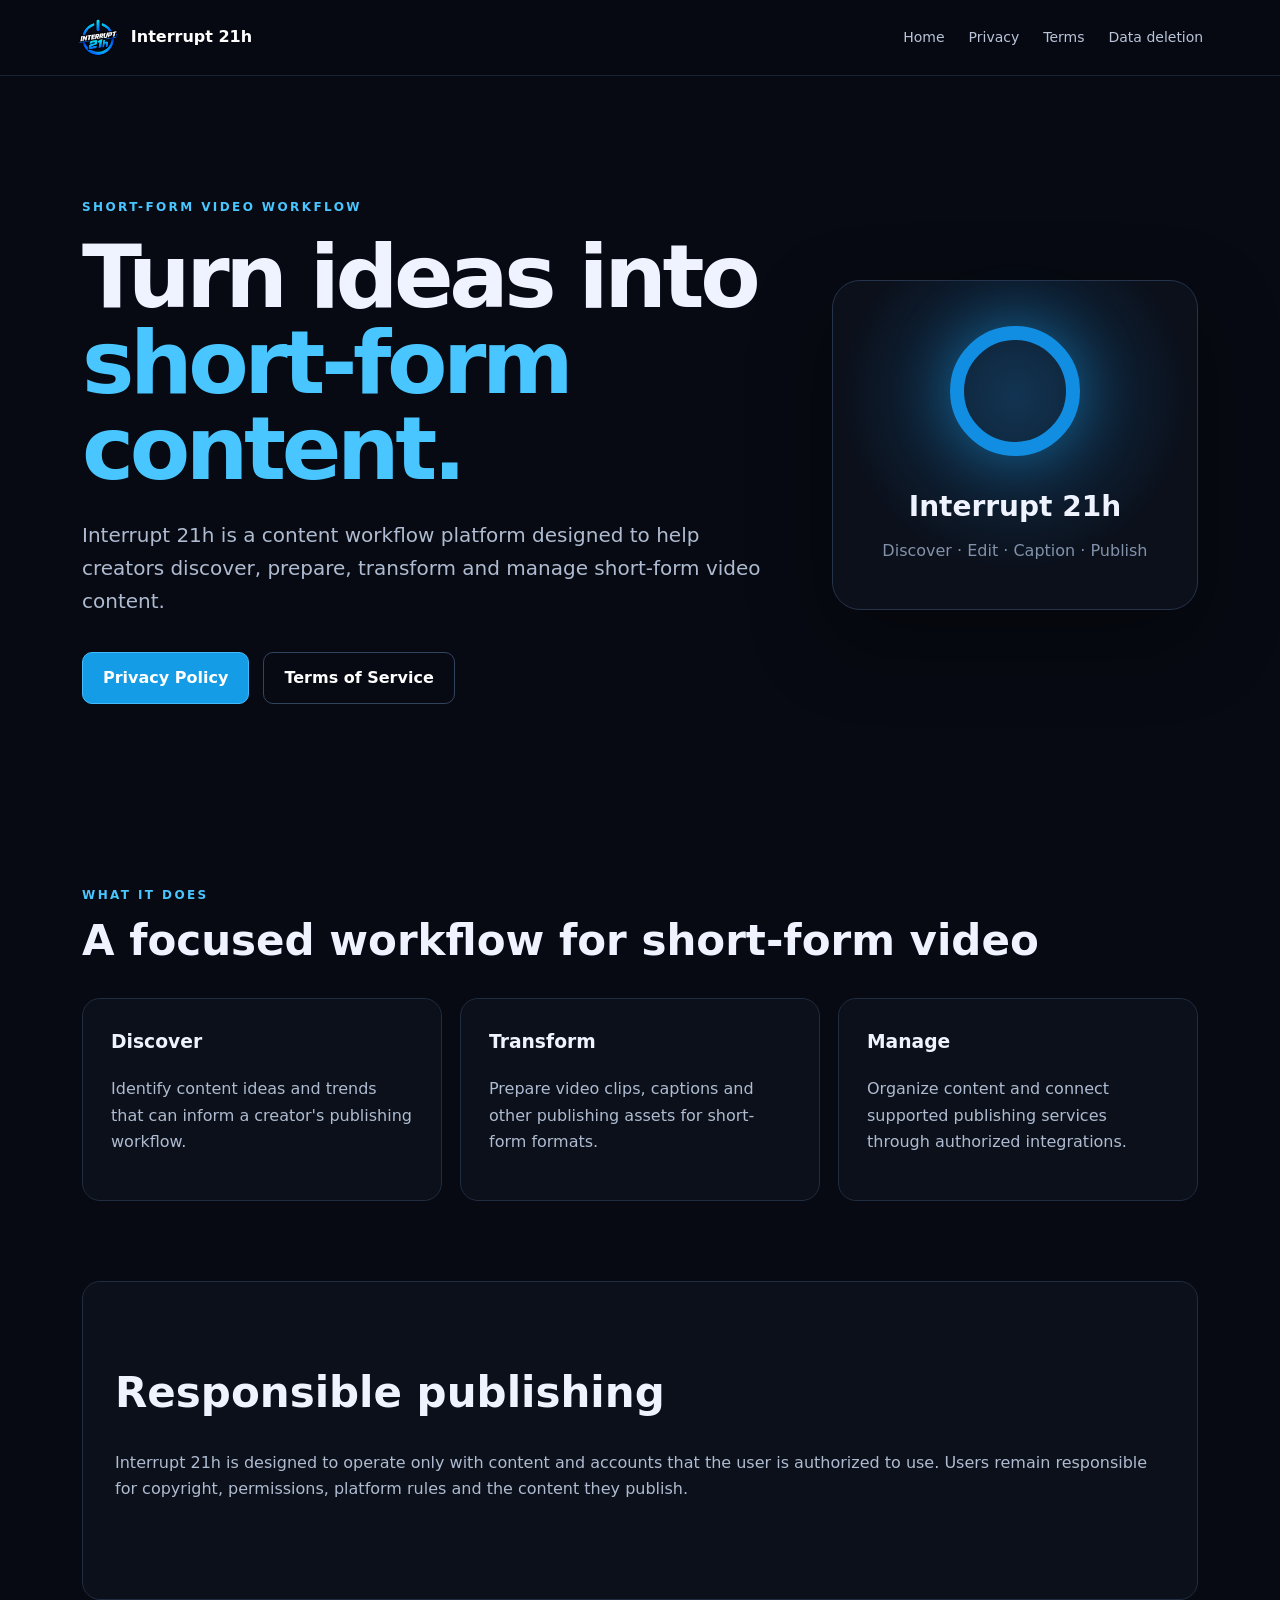
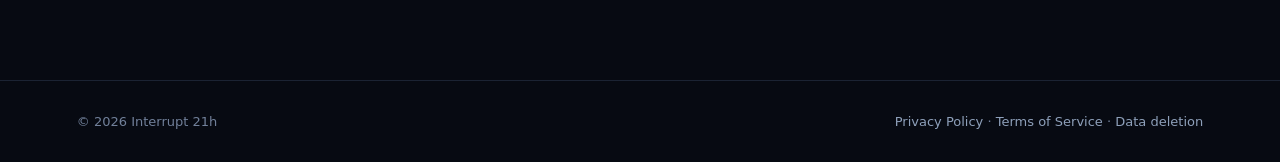
<file: index.html>
<!doctype html>
<html lang="en">
<head>
  <meta charset="utf-8">
  <meta name="viewport" content="width=device-width,initial-scale=1">
  <title>Interrupt 21h — Short-form video automation</title>
  <meta name="description" content="Interrupt 21h is a platform for discovering, transforming and managing short-form video content.">
  <link rel="stylesheet" href="/styles.css">
</head>
<body>
<header class="site-header">
  <a class="brand" href="/"><img src="/assets/logo.png" alt="Interrupt 21h logo"><span>Interrupt 21h</span></a>
  <nav><a href="/">Home</a><a href="/privacy.html">Privacy</a><a href="/terms.html">Terms</a><a href="/data-deletion.html">Data deletion</a></nav>
</header>
<main>
  <section class="hero">
    <div class="hero-copy">
      <p class="eyebrow">SHORT-FORM VIDEO WORKFLOW</p>
      <h1>Turn ideas into<br><span>short-form content.</span></h1>
      <p class="lead">Interrupt 21h is a content workflow platform designed to help creators discover, prepare, transform and manage short-form video content.</p>
      <div class="actions">
        <a class="button" href="/privacy.html">Privacy Policy</a>
        <a class="button secondary" href="/terms.html">Terms of Service</a>
      </div>
    </div>
    <div class="hero-card">
      <div class="pulse"></div>
      <div class="card-title">Interrupt 21h</div>
      <div class="card-text">Discover · Edit · Caption · Publish</div>
    </div>
  </section>

  <section class="section">
    <p class="eyebrow">WHAT IT DOES</p>
    <h2>A focused workflow for short-form video</h2>
    <div class="grid">
      <article><h3>Discover</h3><p>Identify content ideas and trends that can inform a creator's publishing workflow.</p></article>
      <article><h3>Transform</h3><p>Prepare video clips, captions and other publishing assets for short-form formats.</p></article>
      <article><h3>Manage</h3><p>Organize content and connect supported publishing services through authorized integrations.</p></article>
    </div>
  </section>

  <section class="section notice">
    <h2>Responsible publishing</h2>
    <p>Interrupt 21h is designed to operate only with content and accounts that the user is authorized to use. Users remain responsible for copyright, permissions, platform rules and the content they publish.</p>
  </section>
</main>
<footer>
  <div>© 2026 Interrupt 21h</div>
  <div><a href="/privacy.html">Privacy Policy</a> · <a href="/terms.html">Terms of Service</a> · <a href="/data-deletion.html">Data deletion</a></div>
</footer>
</body>
</html>
</file>
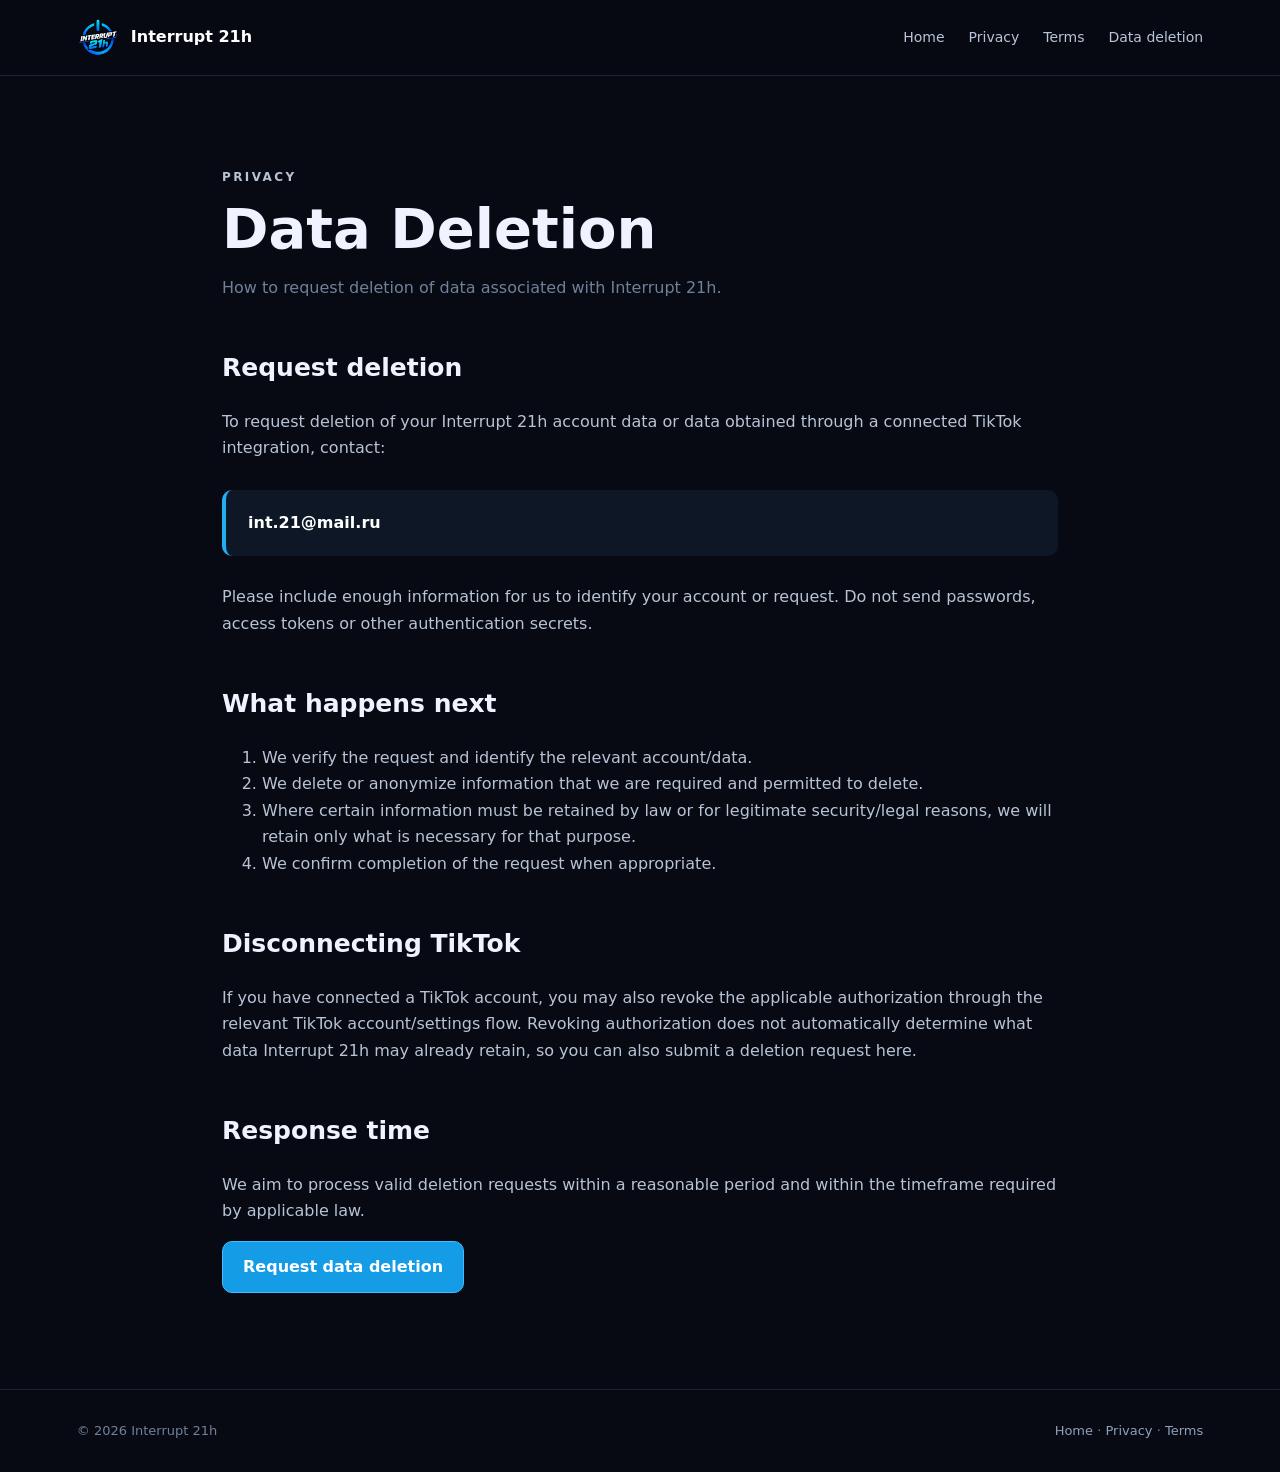
<file: data-deletion.html>
<!doctype html>
<html lang="en">
<head>
  <meta charset="utf-8"><meta name="viewport" content="width=device-width,initial-scale=1">
  <title>Data Deletion — Interrupt 21h</title><link rel="stylesheet" href="/styles.css">
</head>
<body>
<header class="site-header">
  <a class="brand" href="/"><img src="/assets/logo.png" alt="Interrupt 21h logo"><span>Interrupt 21h</span></a>
  <nav><a href="/">Home</a><a href="/privacy.html">Privacy</a><a href="/terms.html">Terms</a><a href="/data-deletion.html">Data deletion</a></nav>
</header>
<main class="legal">
  <p class="eyebrow">PRIVACY</p>
  <h1>Data Deletion</h1>
  <p class="muted">How to request deletion of data associated with Interrupt 21h.</p>

  <h2>Request deletion</h2>
  <p>To request deletion of your Interrupt 21h account data or data obtained through a connected TikTok integration, contact:</p>
  <div class="callout"><strong>int.21@mail.ru</strong></div>
  <p>Please include enough information for us to identify your account or request. Do not send passwords, access tokens or other authentication secrets.</p>

  <h2>What happens next</h2>
  <ol>
    <li>We verify the request and identify the relevant account/data.</li>
    <li>We delete or anonymize information that we are required and permitted to delete.</li>
    <li>Where certain information must be retained by law or for legitimate security/legal reasons, we will retain only what is necessary for that purpose.</li>
    <li>We confirm completion of the request when appropriate.</li>
  </ol>

  <h2>Disconnecting TikTok</h2>
  <p>If you have connected a TikTok account, you may also revoke the applicable authorization through the relevant TikTok account/settings flow. Revoking authorization does not automatically determine what data Interrupt 21h may already retain, so you can also submit a deletion request here.</p>

  <h2>Response time</h2>
  <p>We aim to process valid deletion requests within a reasonable period and within the timeframe required by applicable law.</p>

  <p><a class="button" href="mailto:int.21@mail.ru">Request data deletion</a></p>
</main>
<footer><div>© 2026 Interrupt 21h</div><div><a href="/">Home</a> · <a href="/privacy.html">Privacy</a> · <a href="/terms.html">Terms</a></div></footer>
</body>
</html>
</file>
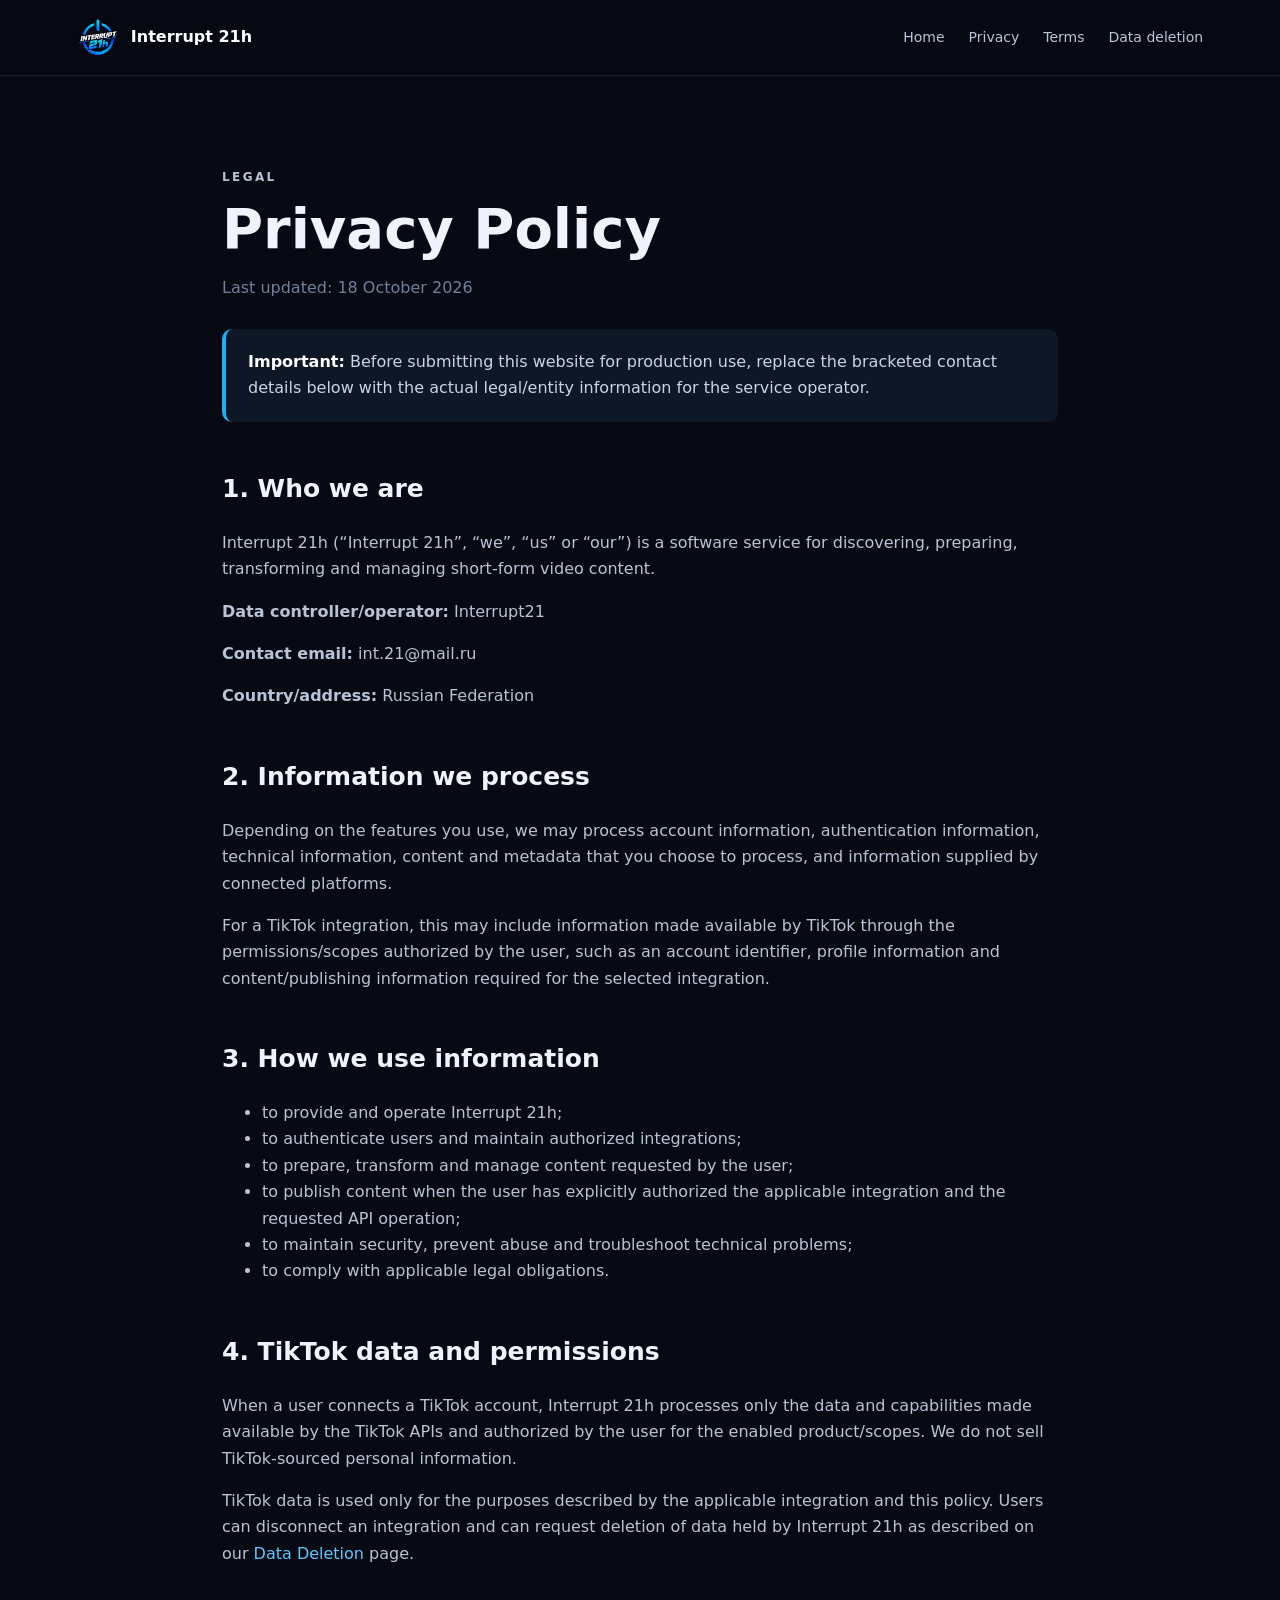
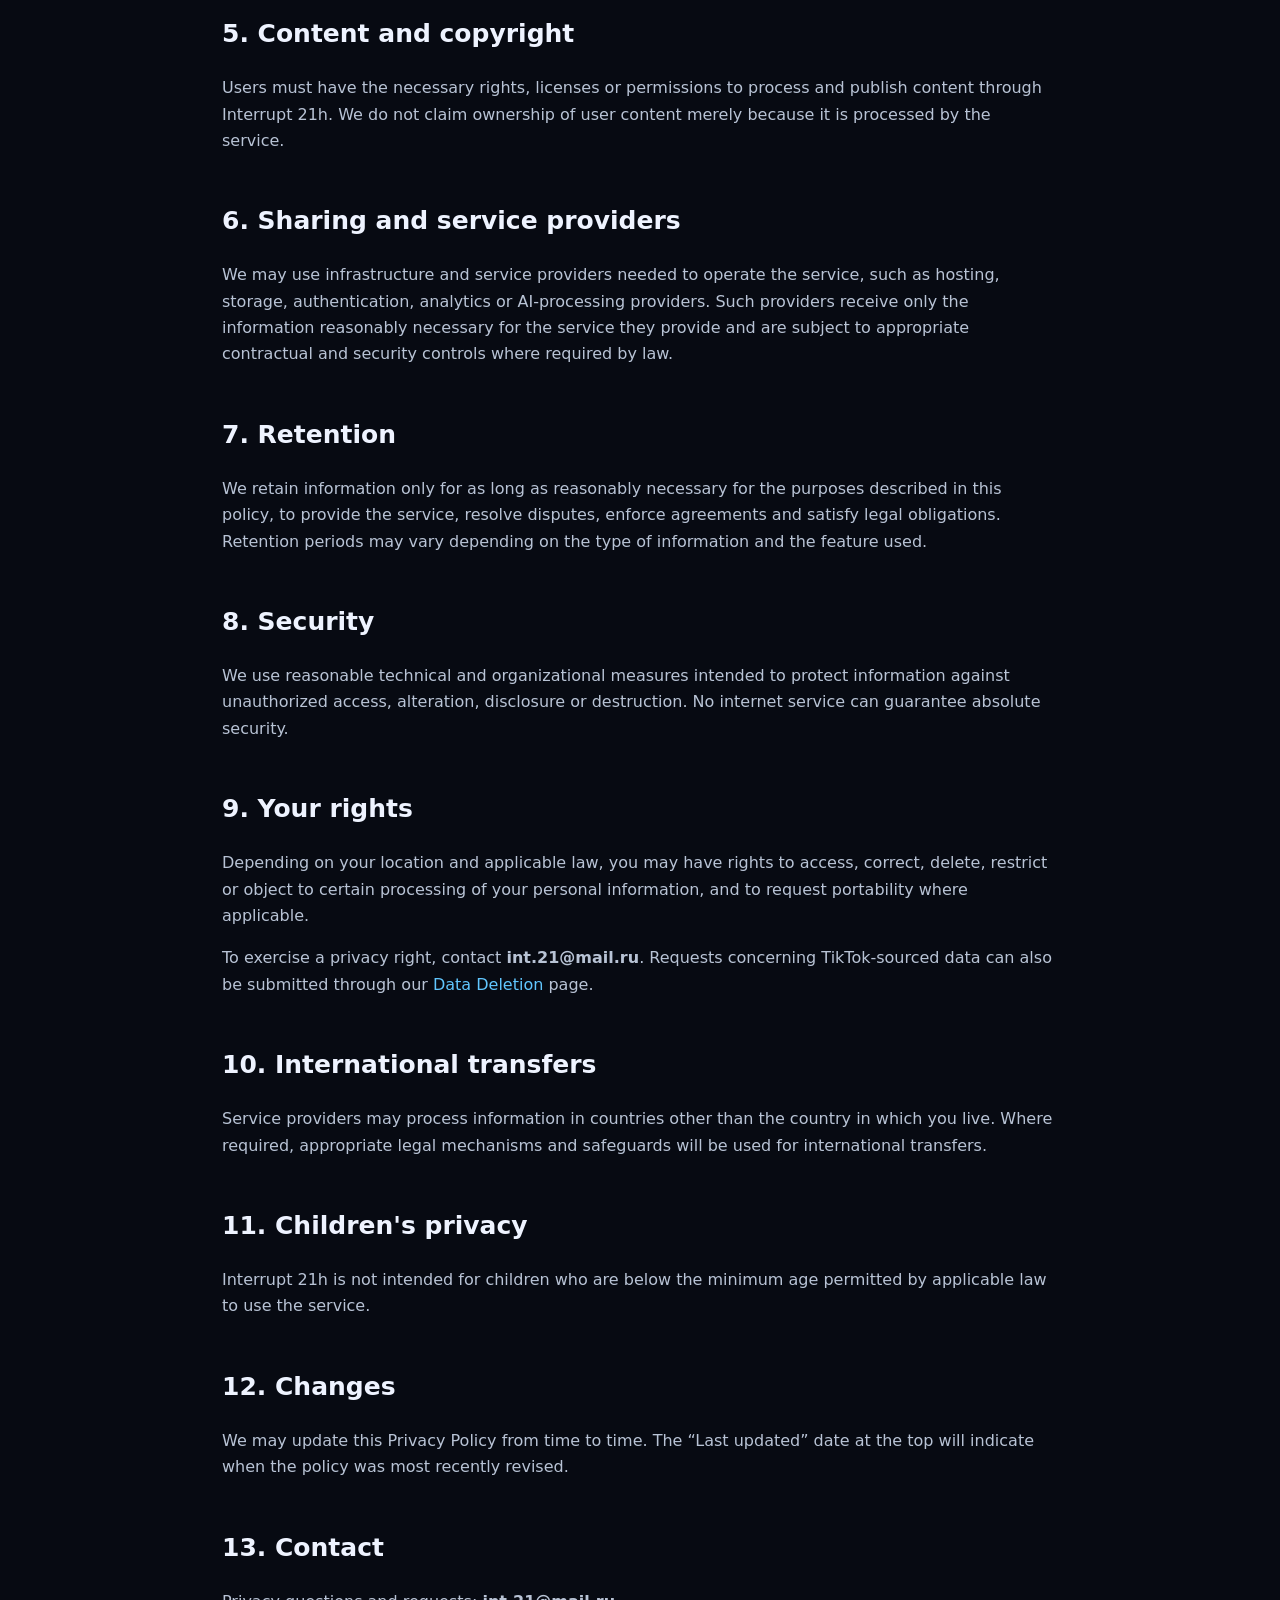
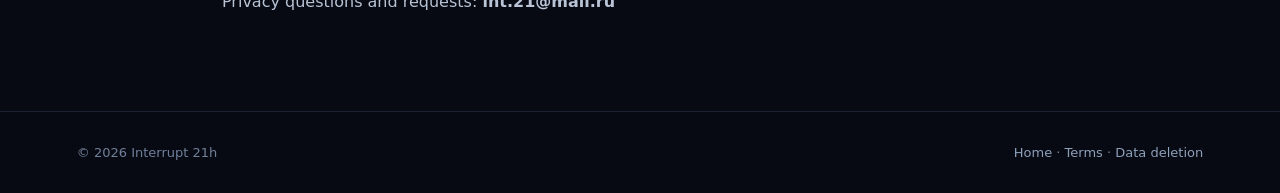
<file: privacy.html>
<!doctype html>
<html lang="en">
<head>
  <meta charset="utf-8"><meta name="viewport" content="width=device-width,initial-scale=1">
  <title>Privacy Policy — Interrupt 21h</title><link rel="stylesheet" href="/styles.css">
</head>
<body>
<header class="site-header">
  <a class="brand" href="/"><img src="/assets/logo.png" alt="Interrupt 21h logo"><span>Interrupt 21h</span></a>
  <nav><a href="/">Home</a><a href="/privacy.html">Privacy</a><a href="/terms.html">Terms</a><a href="/data-deletion.html">Data deletion</a></nav>
</header>
<main class="legal">
  <p class="eyebrow">LEGAL</p>
  <h1>Privacy Policy</h1>
  <p class="muted">Last updated: 18 October 2026</p>

  <div class="callout"><strong>Important:</strong> Before submitting this website for production use, replace the bracketed contact details below with the actual legal/entity information for the service operator.</div>

  <h2>1. Who we are</h2>
  <p>Interrupt 21h (“Interrupt 21h”, “we”, “us” or “our”) is a software service for discovering, preparing, transforming and managing short-form video content.</p>
  <p><strong>Data controller/operator:</strong> Interrupt21</p>
  <p><strong>Contact email:</strong> int.21@mail.ru</p>
  <p><strong>Country/address:</strong> Russian Federation</p>

  <h2>2. Information we process</h2>
  <p>Depending on the features you use, we may process account information, authentication information, technical information, content and metadata that you choose to process, and information supplied by connected platforms.</p>
  <p>For a TikTok integration, this may include information made available by TikTok through the permissions/scopes authorized by the user, such as an account identifier, profile information and content/publishing information required for the selected integration.</p>

  <h2>3. How we use information</h2>
  <ul>
    <li>to provide and operate Interrupt 21h;</li>
    <li>to authenticate users and maintain authorized integrations;</li>
    <li>to prepare, transform and manage content requested by the user;</li>
    <li>to publish content when the user has explicitly authorized the applicable integration and the requested API operation;</li>
    <li>to maintain security, prevent abuse and troubleshoot technical problems;</li>
    <li>to comply with applicable legal obligations.</li>
  </ul>

  <h2>4. TikTok data and permissions</h2>
  <p>When a user connects a TikTok account, Interrupt 21h processes only the data and capabilities made available by the TikTok APIs and authorized by the user for the enabled product/scopes. We do not sell TikTok-sourced personal information.</p>
  <p>TikTok data is used only for the purposes described by the applicable integration and this policy. Users can disconnect an integration and can request deletion of data held by Interrupt 21h as described on our <a href="/data-deletion.html">Data Deletion</a> page.</p>

  <h2>5. Content and copyright</h2>
  <p>Users must have the necessary rights, licenses or permissions to process and publish content through Interrupt 21h. We do not claim ownership of user content merely because it is processed by the service.</p>

  <h2>6. Sharing and service providers</h2>
  <p>We may use infrastructure and service providers needed to operate the service, such as hosting, storage, authentication, analytics or AI-processing providers. Such providers receive only the information reasonably necessary for the service they provide and are subject to appropriate contractual and security controls where required by law.</p>

  <h2>7. Retention</h2>
  <p>We retain information only for as long as reasonably necessary for the purposes described in this policy, to provide the service, resolve disputes, enforce agreements and satisfy legal obligations. Retention periods may vary depending on the type of information and the feature used.</p>

  <h2>8. Security</h2>
  <p>We use reasonable technical and organizational measures intended to protect information against unauthorized access, alteration, disclosure or destruction. No internet service can guarantee absolute security.</p>

  <h2>9. Your rights</h2>
  <p>Depending on your location and applicable law, you may have rights to access, correct, delete, restrict or object to certain processing of your personal information, and to request portability where applicable.</p>
  <p>To exercise a privacy right, contact <strong>int.21@mail.ru</strong>. Requests concerning TikTok-sourced data can also be submitted through our <a href="/data-deletion.html">Data Deletion</a> page.</p>

  <h2>10. International transfers</h2>
  <p>Service providers may process information in countries other than the country in which you live. Where required, appropriate legal mechanisms and safeguards will be used for international transfers.</p>

  <h2>11. Children's privacy</h2>
  <p>Interrupt 21h is not intended for children who are below the minimum age permitted by applicable law to use the service.</p>

  <h2>12. Changes</h2>
  <p>We may update this Privacy Policy from time to time. The “Last updated” date at the top will indicate when the policy was most recently revised.</p>

  <h2>13. Contact</h2>
  <p>Privacy questions and requests: <strong>int.21@mail.ru</strong></p>
</main>
<footer><div>© 2026 Interrupt 21h</div><div><a href="/">Home</a> · <a href="/terms.html">Terms</a> · <a href="/data-deletion.html">Data deletion</a></div></footer>
</body>
</html>
</file>
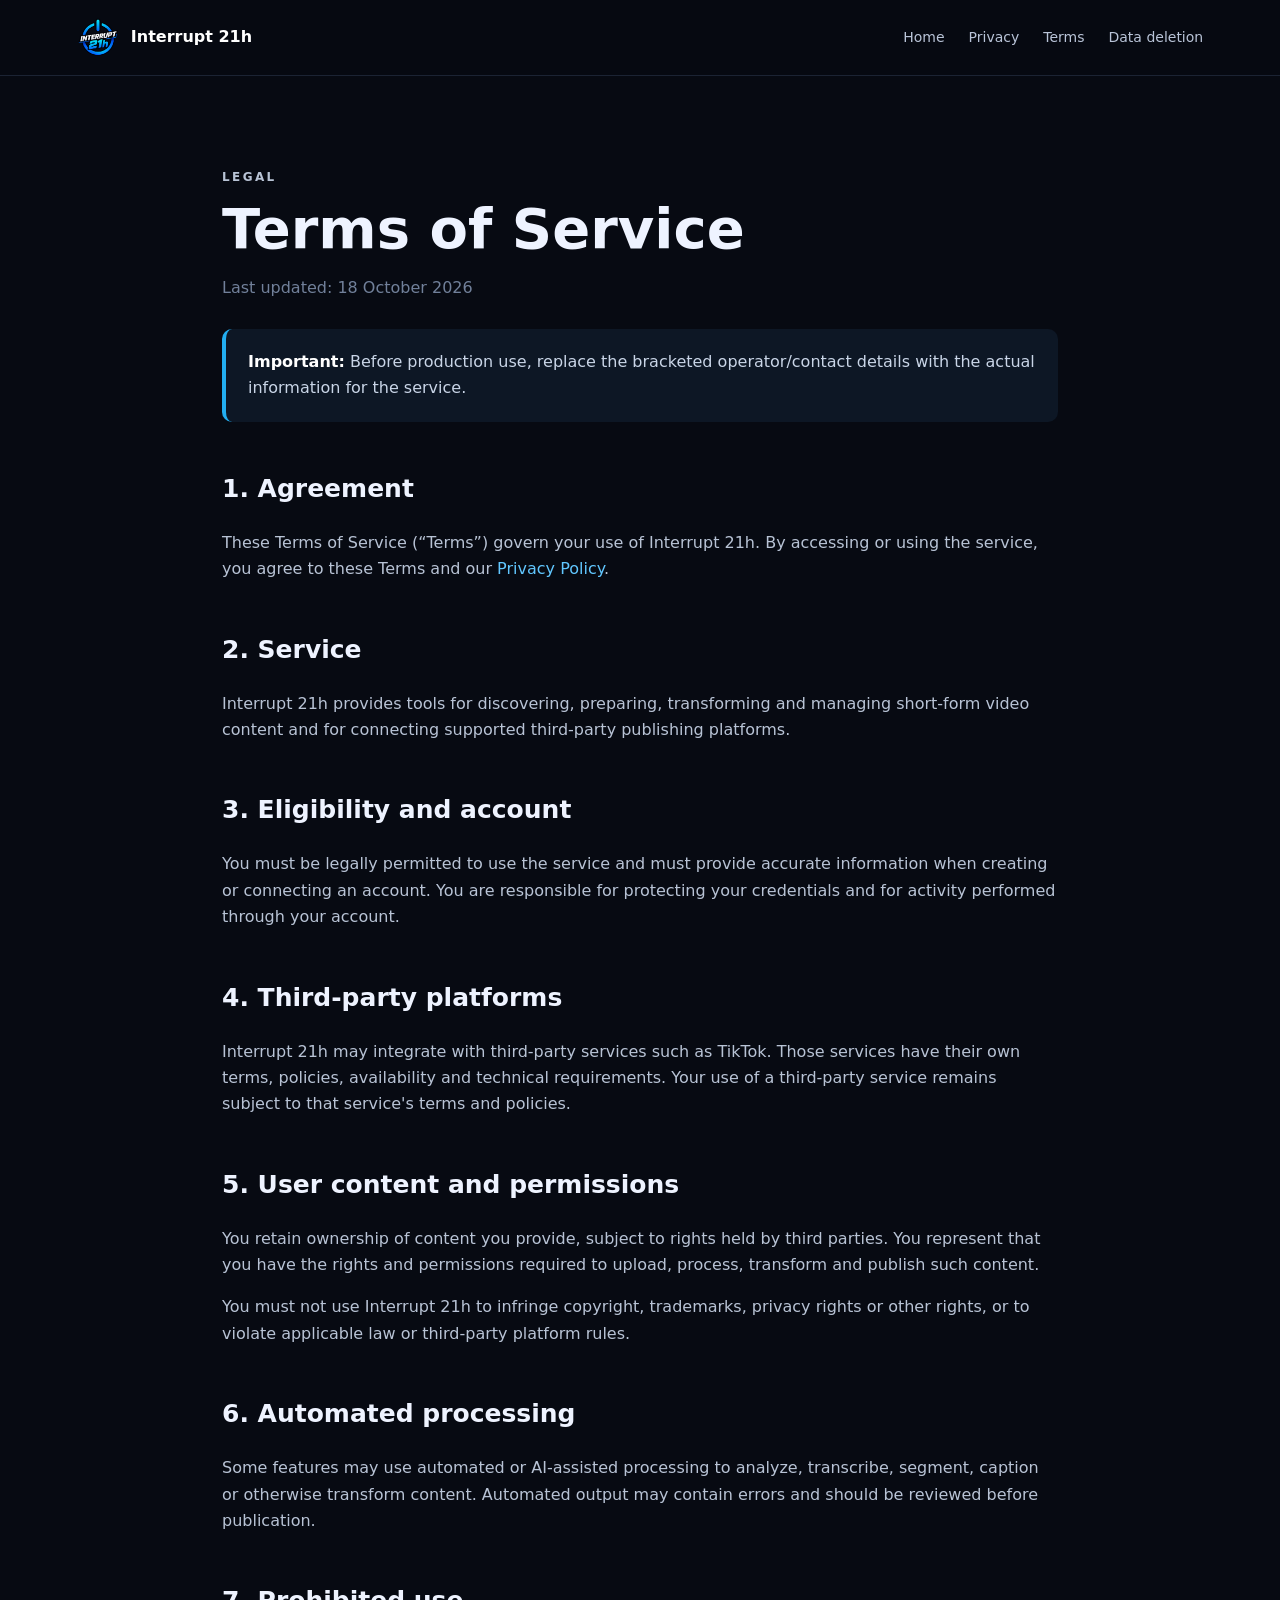
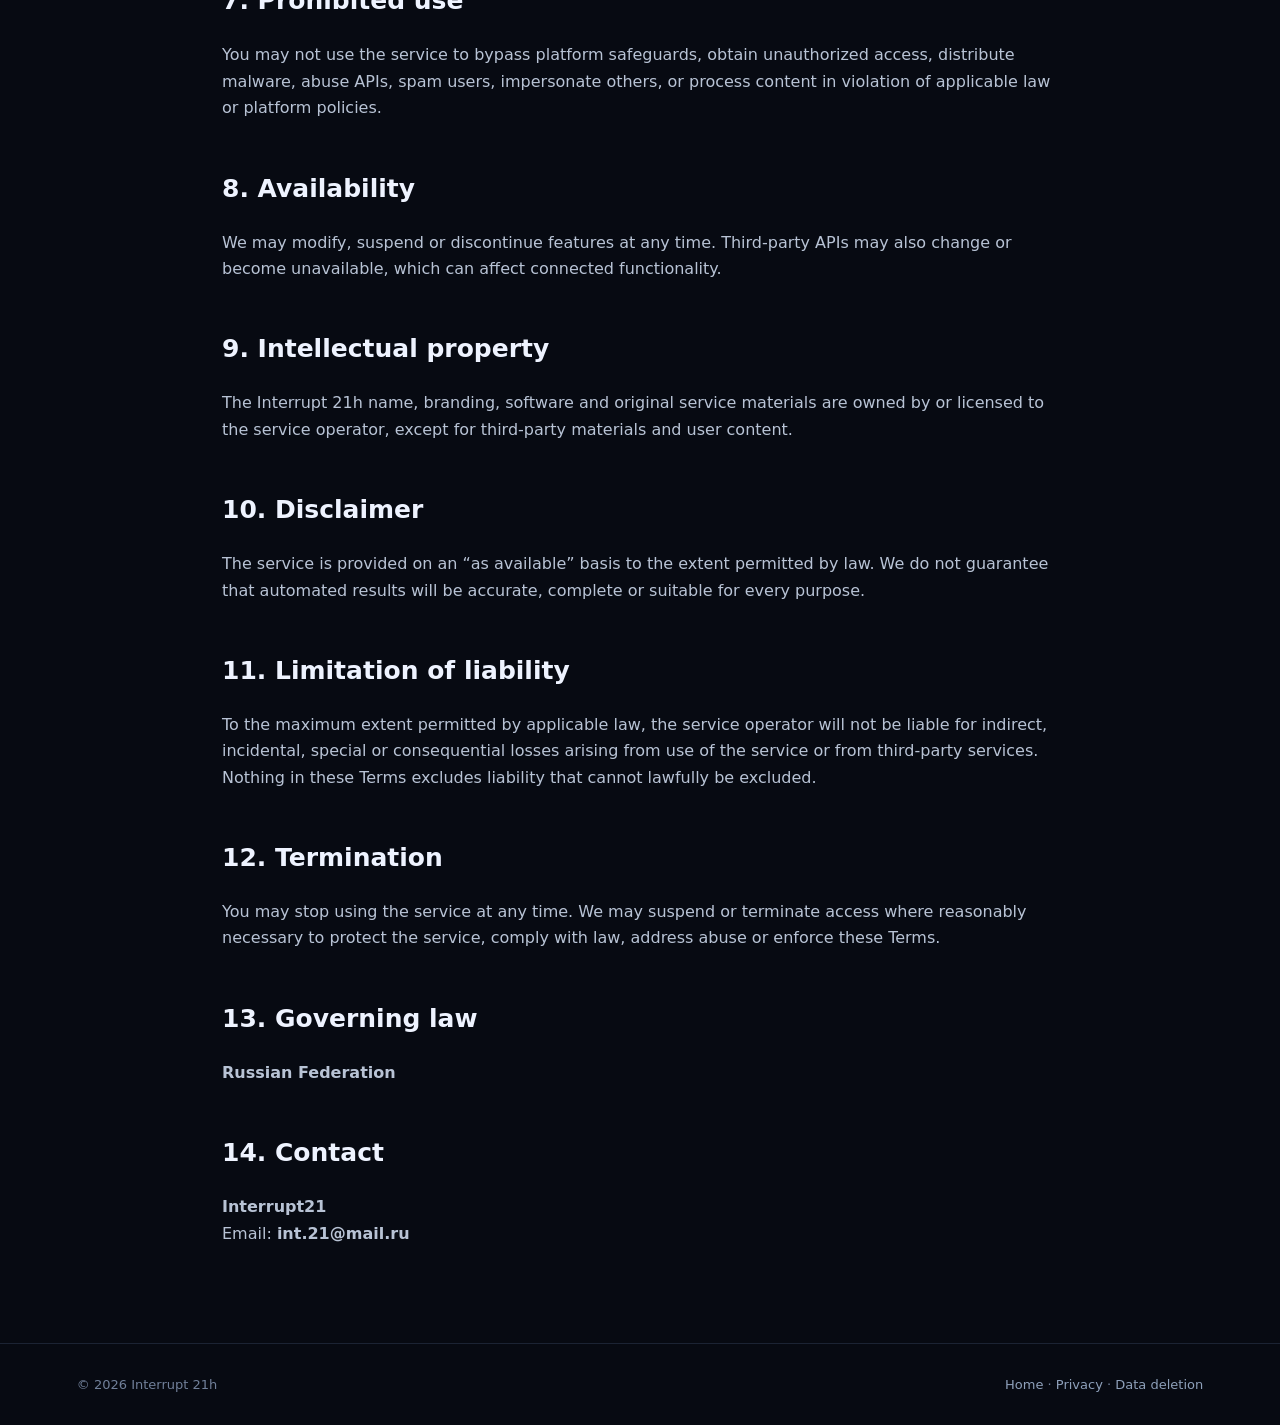
<file: terms.html>
<!doctype html>
<html lang="en">
<head>
  <meta charset="utf-8"><meta name="viewport" content="width=device-width,initial-scale=1">
  <title>Terms of Service — Interrupt 21h</title><link rel="stylesheet" href="/styles.css">
</head>
<body>
<header class="site-header">
  <a class="brand" href="/"><img src="/assets/logo.png" alt="Interrupt 21h logo"><span>Interrupt 21h</span></a>
  <nav><a href="/">Home</a><a href="/privacy.html">Privacy</a><a href="/terms.html">Terms</a><a href="/data-deletion.html">Data deletion</a></nav>
</header>
<main class="legal">
  <p class="eyebrow">LEGAL</p>
  <h1>Terms of Service</h1>
  <p class="muted">Last updated: 18 October 2026</p>
  <div class="callout"><strong>Important:</strong> Before production use, replace the bracketed operator/contact details with the actual information for the service.</div>

  <h2>1. Agreement</h2>
  <p>These Terms of Service (“Terms”) govern your use of Interrupt 21h. By accessing or using the service, you agree to these Terms and our <a href="/privacy.html">Privacy Policy</a>.</p>

  <h2>2. Service</h2>
  <p>Interrupt 21h provides tools for discovering, preparing, transforming and managing short-form video content and for connecting supported third-party publishing platforms.</p>

  <h2>3. Eligibility and account</h2>
  <p>You must be legally permitted to use the service and must provide accurate information when creating or connecting an account. You are responsible for protecting your credentials and for activity performed through your account.</p>

  <h2>4. Third-party platforms</h2>
  <p>Interrupt 21h may integrate with third-party services such as TikTok. Those services have their own terms, policies, availability and technical requirements. Your use of a third-party service remains subject to that service's terms and policies.</p>

  <h2>5. User content and permissions</h2>
  <p>You retain ownership of content you provide, subject to rights held by third parties. You represent that you have the rights and permissions required to upload, process, transform and publish such content.</p>
  <p>You must not use Interrupt 21h to infringe copyright, trademarks, privacy rights or other rights, or to violate applicable law or third-party platform rules.</p>

  <h2>6. Automated processing</h2>
  <p>Some features may use automated or AI-assisted processing to analyze, transcribe, segment, caption or otherwise transform content. Automated output may contain errors and should be reviewed before publication.</p>

  <h2>7. Prohibited use</h2>
  <p>You may not use the service to bypass platform safeguards, obtain unauthorized access, distribute malware, abuse APIs, spam users, impersonate others, or process content in violation of applicable law or platform policies.</p>

  <h2>8. Availability</h2>
  <p>We may modify, suspend or discontinue features at any time. Third-party APIs may also change or become unavailable, which can affect connected functionality.</p>

  <h2>9. Intellectual property</h2>
  <p>The Interrupt 21h name, branding, software and original service materials are owned by or licensed to the service operator, except for third-party materials and user content.</p>

  <h2>10. Disclaimer</h2>
  <p>The service is provided on an “as available” basis to the extent permitted by law. We do not guarantee that automated results will be accurate, complete or suitable for every purpose.</p>

  <h2>11. Limitation of liability</h2>
  <p>To the maximum extent permitted by applicable law, the service operator will not be liable for indirect, incidental, special or consequential losses arising from use of the service or from third-party services. Nothing in these Terms excludes liability that cannot lawfully be excluded.</p>

  <h2>12. Termination</h2>
  <p>You may stop using the service at any time. We may suspend or terminate access where reasonably necessary to protect the service, comply with law, address abuse or enforce these Terms.</p>

  <h2>13. Governing law</h2>
  <p><strong>Russian Federation</strong></p>

  <h2>14. Contact</h2>
  <p><strong>Interrupt21</strong><br>Email: <strong>int.21@mail.ru</strong></p>
</main>
<footer><div>© 2026 Interrupt 21h</div><div><a href="/">Home</a> · <a href="/privacy.html">Privacy</a> · <a href="/data-deletion.html">Data deletion</a></div></footer>
</body>
</html>
</file>
<file: styles.css>
*{box-sizing:border-box}html{scroll-behavior:smooth}body{margin:0;background:#070a12;color:#eef3ff;font-family:Inter,ui-sans-serif,system-ui,-apple-system,BlinkMacSystemFont,"Segoe UI",sans-serif;line-height:1.65}a{color:#61c7ff;text-decoration:none}a:hover{text-decoration:underline}.site-header{height:76px;padding:0 6vw;display:flex;align-items:center;justify-content:space-between;border-bottom:1px solid #1b2333;background:rgba(7,10,18,.92);position:sticky;top:0;z-index:10;backdrop-filter:blur(12px)}.brand{display:flex;align-items:center;gap:12px;color:#fff;font-weight:800}.brand img{width:42px;height:42px;object-fit:contain}.site-header nav{display:flex;gap:24px;font-size:14px}.site-header nav a{color:#b9c4d8}.hero{max-width:1180px;margin:0 auto;padding:110px 32px 90px;display:grid;grid-template-columns:1.3fr .7fr;gap:70px;align-items:center}.eyebrow{font-size:12px;letter-spacing:.2em;color:#49c6ff;font-weight:800}.hero h1{font-size:clamp(48px,7vw,88px);line-height:.98;letter-spacing:-.05em;margin:16px 0 26px}.hero h1 span{color:#49c6ff}.lead{font-size:20px;color:#aebbd0;max-width:700px}.actions{display:flex;gap:14px;margin-top:34px;flex-wrap:wrap}.button{display:inline-block;padding:12px 20px;border-radius:10px;background:#149ce7;color:#fff;font-weight:750;border:1px solid #42bcff}.button.secondary{background:transparent;border-color:#33445e}.hero-card{min-height:330px;border:1px solid #25334b;border-radius:28px;background:radial-gradient(circle at 50% 35%,#123452,#0b101b 62%);display:flex;flex-direction:column;justify-content:center;align-items:center;text-align:center;box-shadow:0 30px 80px rgba(0,0,0,.35)}.pulse{width:130px;height:130px;border-radius:50%;border:14px solid #118ee2;box-shadow:0 0 60px rgba(24,166,242,.45);margin-bottom:28px}.card-title{font-size:28px;font-weight:850}.card-text{color:#8292ab;margin-top:8px}.section{max-width:1180px;margin:0 auto;padding:80px 32px}.section h2{font-size:42px;line-height:1.1;margin:8px 0 34px}.grid{display:grid;grid-template-columns:repeat(3,1fr);gap:18px}.grid article{padding:28px;border:1px solid #202c40;border-radius:18px;background:#0b101a}.grid h3{margin-top:0}.grid p,.notice p{color:#aebbd0}.notice{max-width:1116px;margin-bottom:80px;background:#0b101a;border:1px solid #202c40;border-radius:18px}.legal{max-width:900px;margin:0 auto;padding:80px 32px}.legal h1{font-size:56px;line-height:1.05;margin:10px 0}.legal h2{font-size:25px;margin-top:46px}.legal p,.legal li{color:#b8c3d5}.muted{color:#71809a!important}.callout{padding:20px 22px;border-left:4px solid #22aef1;background:#0d1725;border-radius:10px;margin:28px 0;color:#c9d5e7}.callout strong{color:#fff}footer{border-top:1px solid #1b2333;padding:30px 6vw;display:flex;justify-content:space-between;gap:20px;color:#71809a;font-size:13px}footer a{color:#8ea0ba}@media(max-width:800px){.site-header{height:auto;padding:16px 22px;align-items:flex-start;gap:15px}.site-header nav{gap:10px;flex-wrap:wrap;justify-content:flex-end}.hero{grid-template-columns:1fr;padding-top:70px}.grid{grid-template-columns:1fr}.legal h1{font-size:42px}footer{flex-direction:column}}
</file>
